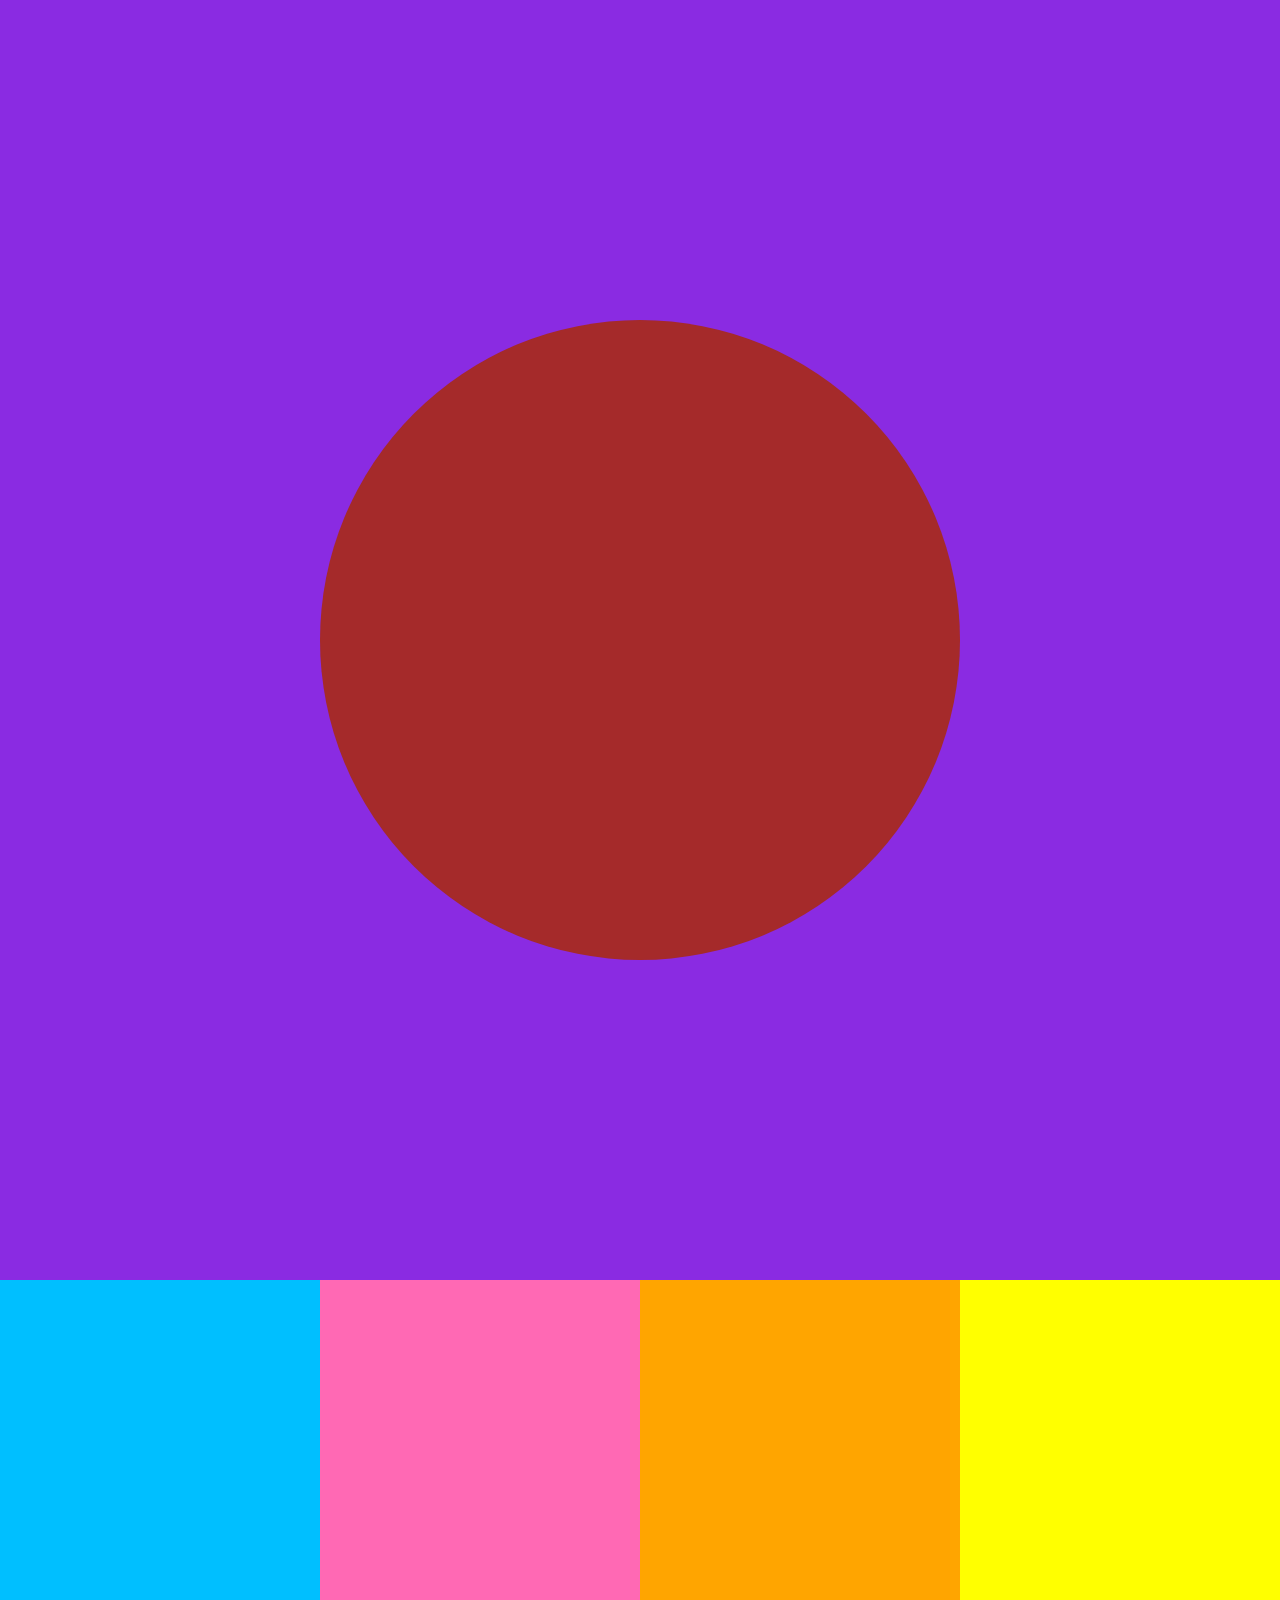
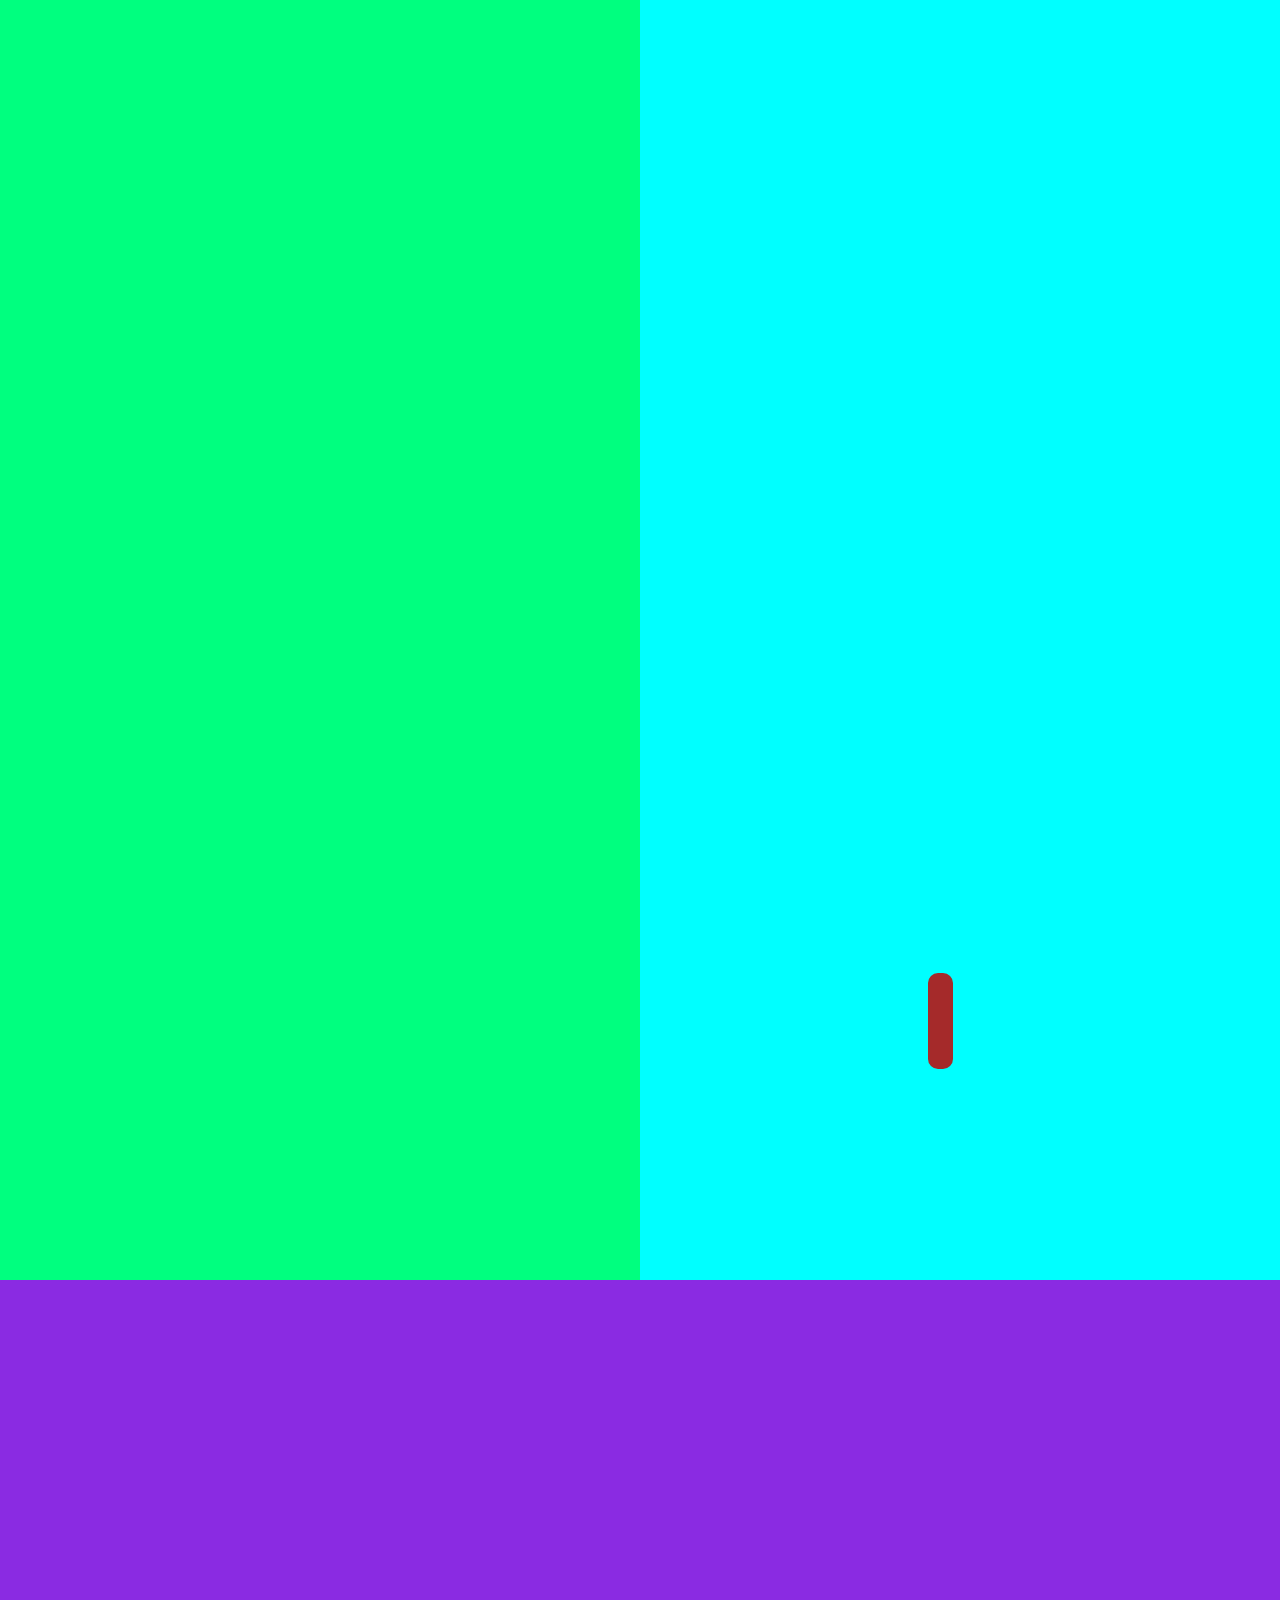
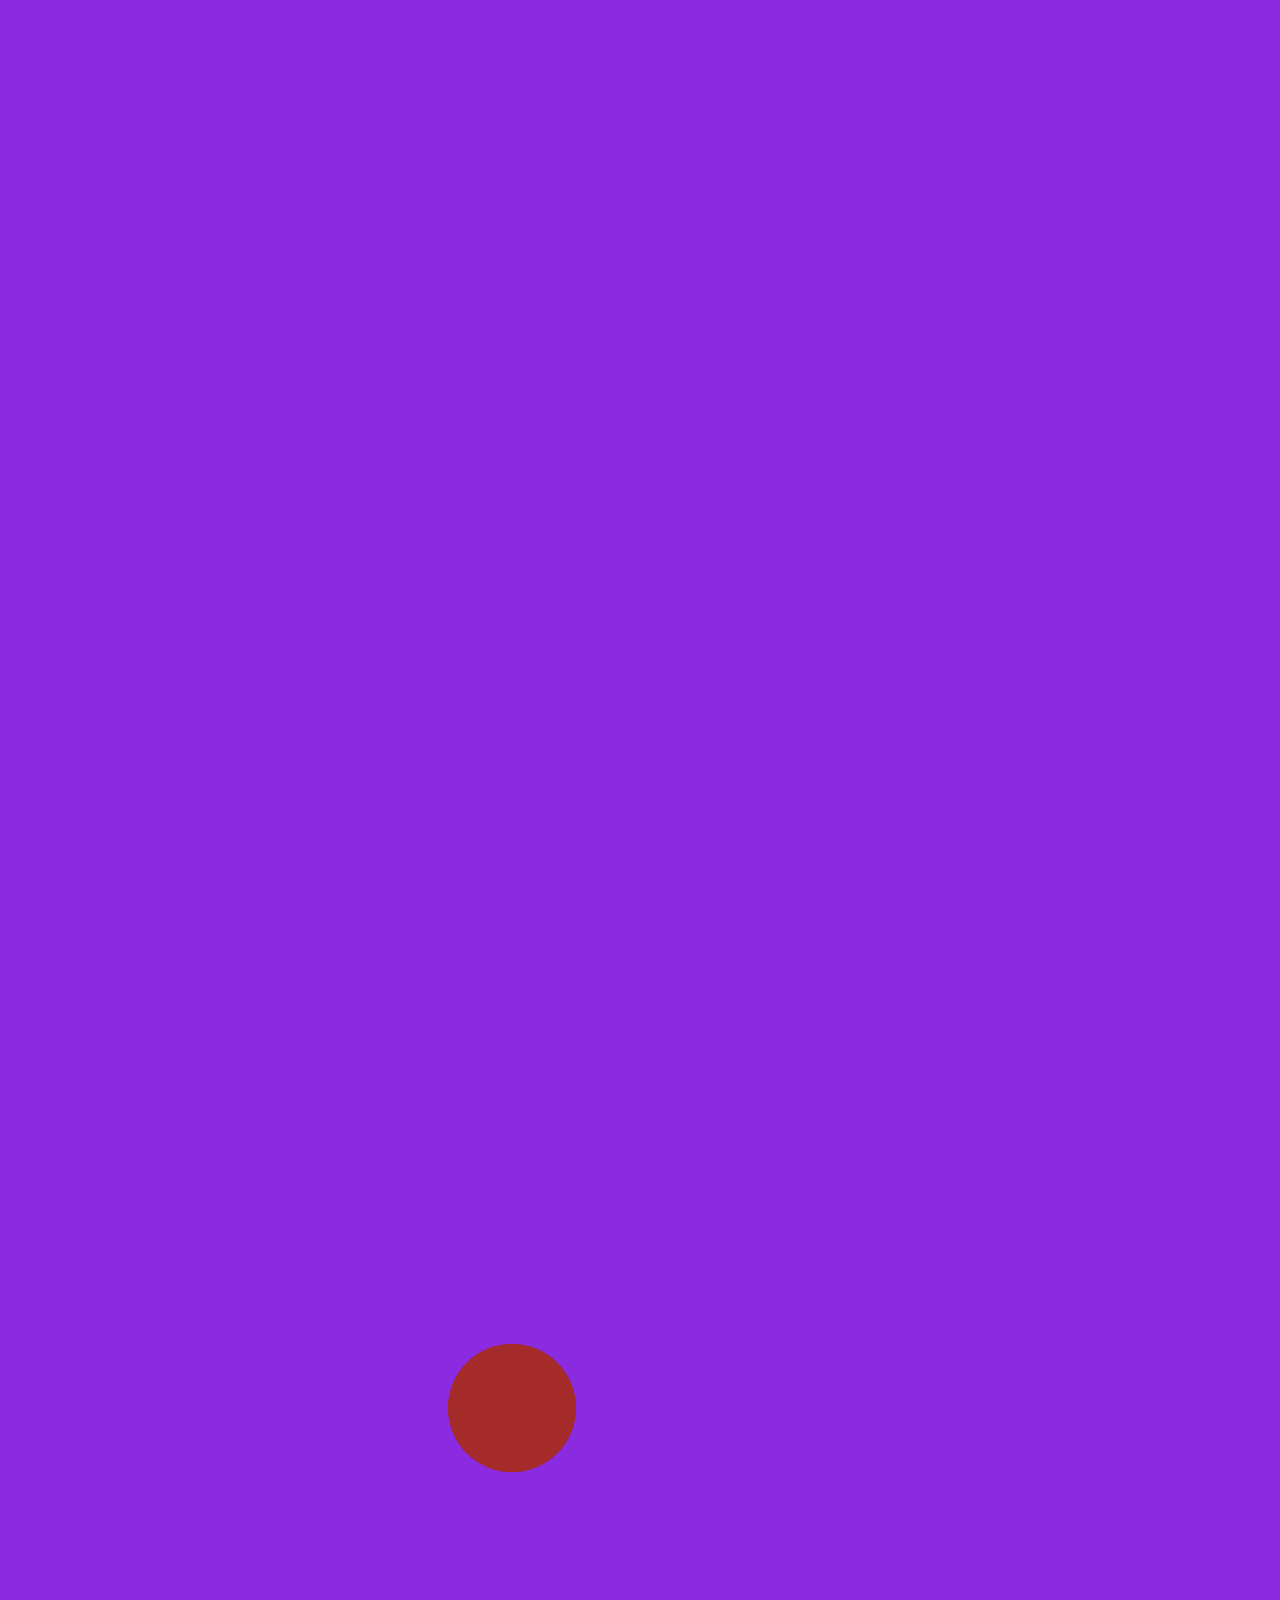
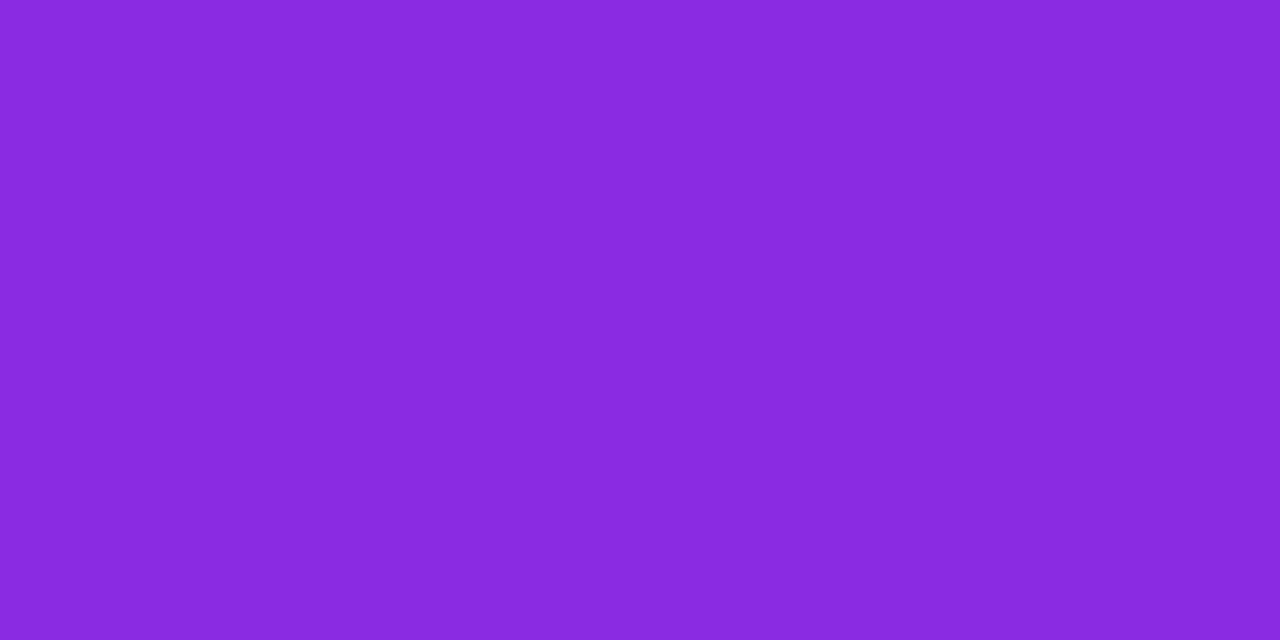
<file: index.html>
<!doctype html>
<html>

  <head>
    <meta charset="utf-8" />
    <meta name="viewport" content="width=device-width, initial-scale=1">

    <title>Never Ever - Röyksopp (featuring Susanne Sundfør)</title>

    <!-- leave this CSS file alone -->
    <link href="percentages.css" rel="stylesheet" type="text/css" />
    <link href="gd2.css" rel="stylesheet" type="text/css" />
    <link href="shapes.css" rel="stylesheet" type="text/css" />

    <style>
      /** put your custom CSS here, or in the "editme.css" file **/
      .cover {
        background-position: center center;
        background-repeat: no-repeat;
        background-size: cover;
      }
      .image1 {
        background-image: url('https://source.unsplash.com/random/1200x1200');
      }
      .image2 {
        background-image: url('https://source.unsplash.com/random/600x600');
      }
      .image3 {
        background-image: url('https://source.unsplash.com/random/700x700');
      }
      .image4 {
        background-image: url('https://source.unsplash.com/random/800x800');
      }
    </style>

  </head>

  <body>
    <!-- this outer most <div> determines the width for everything -->
    <div class="wrapper">
      <!-- all these inner divs use the percentages.css file for their height and width /nesting -->
        <div class="full block">
        <div class="circle seven"></div>
        <div class="circle eight"></div>
        <div class="circle nine"></div>
        <div class="circle ten"></div>
        <div class="circle eleven"></div>
        </div>
        <div class="quarter block four">
        <div class="circle six"></div>
        </div>
        <div class="quarter block three">
        <div class="circle five"></div>
        </div>
        <div class="quarter block two">
        <div class="circle four"></div>
        </div>
        <div class="quarter block">
            <div class="circle three"></div>
        </div>
    <div class="half block">
       <div class="circle"></div>
        <div class="circle two"></div>
    </div>
        <div class="half block two">
            <div class="circle twelve"></div>
            <div class="circle thirteen"></div>
            <div class="circle fourteen"></div>
            <div class="circle fifteen"></div>
        </div>
    <div class="two-third block two">
    <div class="circle sixteen"></div>
        <div class="circle eighteen"></div>
        <div class="circle nineteen"></div>
        <div class="circle twenty"></div>
        <div class="circle twenty one"></div>
        <div class="circle twenty two"></div>
        <div class="circle twenty three"></div>
        <div class="circle twenty four"></div>
    </div>
        <div class="two-third block three">
    <div class="circle seventeen"></div>
    <div class="circle twenty five"></div>
    <div class="circle twenty six"></div>
    <div class="circle twenty seven"></div>
    <div class="circle twenty eight"></div>
    <div class="circle twenty nine"></div>
    <div class="circle thirty"></div>
    <div class="circle thirty one"></div> 
    </div>
        <div class="full block two">
        <div class="circle thirty two"></div>
            <div class="circle thirty three"></div>
        <div class="circle thirty four"></div>
        </div>
        <div class="full block three">
        <div class="circle thirty five"></div>
        <div class="circle thirty six"></div>
        <div class="circle thirty seven"></div>
        <div class="circle thirty eight"></div>
        <div class="circle thirty nine"></div>
            <div class="circle thirty five"></div>
        <div class="circle thirty six"></div>
        <div class="circle thirty seven"></div>
        <div class="circle thirty eight"></div>
        <div class="circle thirty nine"></div>
        </div>
        
    </div>

  </body>

</html>
</file>
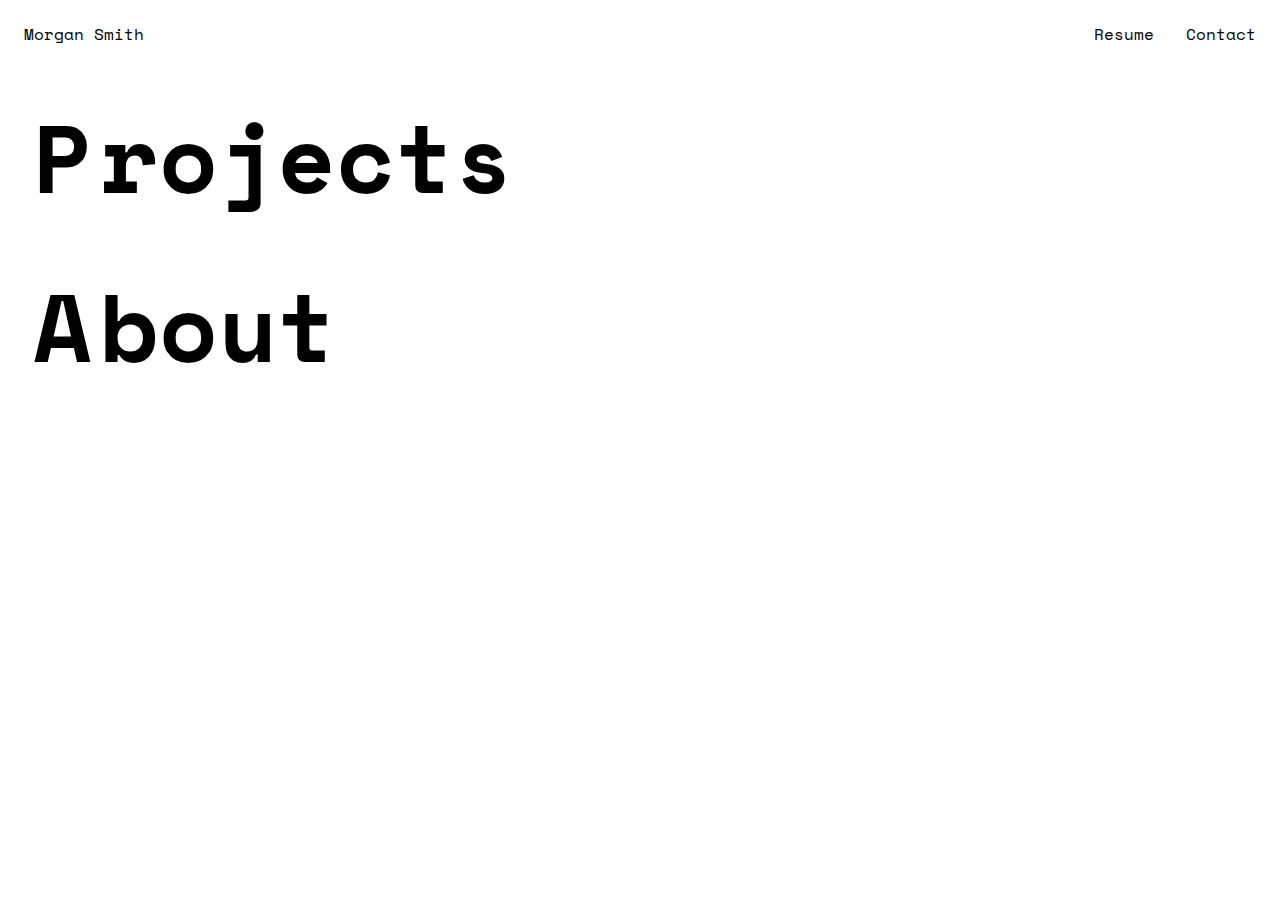
<file: final/folio.html>
<!DOCTYPE html>
<html>
<head>
    <link href="https://fonts.googleapis.com/css?family=Space+Mono" rel="stylesheet">
    <link href="https://fonts.googleapis.com/css?family=Space+Mono|Work+Sans" rel="stylesheet">
    <link href="https://fonts.googleapis.com/css?family=Roboto:300" rel="stylesheet">
    <link href="folio.css" type="text/css" rel="stylesheet" />
     <link href="responsive.css" type="text/css" rel="stylesheet" />
    <title>Morgan Smith</title>
<style>

/** header <img src="itme.png" height="200" width="200"> **/
ul {
    list-style-type: none;
    margin: 0;
    padding: 0%;
    overflow: hidden;
    background-color: white;
}

li {
    float: left;
}

li a {
    display: block;
    color: black;
    text-align: center;
    padding: 14px 16px;
    text-decoration: none;
    font-family: 'Space Mono', monospace;
}

li a:hover {
    background-color: white;
    color: blue;
}

</style>
</head>
<body>

<ul>    
<li>
    <a class="active" href="#home">Morgan Smith</a>
</li>

<li style="float:right">
    <a class="active" href="mailto:msmith08@mica.edu">Contact</a>
</li>
    
<li style="float:right">
    <a class="active" href="MorganSmith_Resume.pdf">Resume</a>
</li>    
</ul>
<h1>
<a href="#">Projects</a>
<span>
<div class="square">
<div class="color">
<a href="lg.html">
<img src="lg3.png" style="
    width:100%;
    height: 100%;
    mix-blend-mode: multiply;"></a>
<p>Lyrical Grid</p>
</div>
</div>
<div class="square">
<div class="color">
    <a href="hair.html">
    <img src="tyho-01.jpg" style="
    width:100%;
    height: 100%;
    mix-blend-mode: multiply;
        "></a></div>
<p>Turn Your Hair On</p>
</div>
<div class="square">
<div class="color">
<a href="typo.html">
<img src="24kl.jpg" style="
    width:100%;
    height: 100%;
    mix-blend-mode: multiply;
    "></a></div>
<p>24K Magic</p>
</div>
<div class="square">
<div class="color">
<a href="24k.html"><img src="schedule.jpg" style="
    width:100%;
    height: 100%;
    mix-blend-mode: multiply;
    "></a></div>
<p>Typographic Conference</p>
</div>
</span>
</h1>
    
<h1>
<a href="#">About</a>
<span id="about">
<div class="me">
</div>
<div class="text">
<p2>Hello!</p2>
</div>
<div class="text-two">
<p>I'm Morgan, a graphic designer from Chicago, Illinois. I currently reside in Baltimore, Maryland to further her design career at the Maryland Institute College of Art
(MICA). My portfolio contains current works from my years here at MICA and more. Thanks for visiting!</p>
</div>
</span>
</h1>
</file>
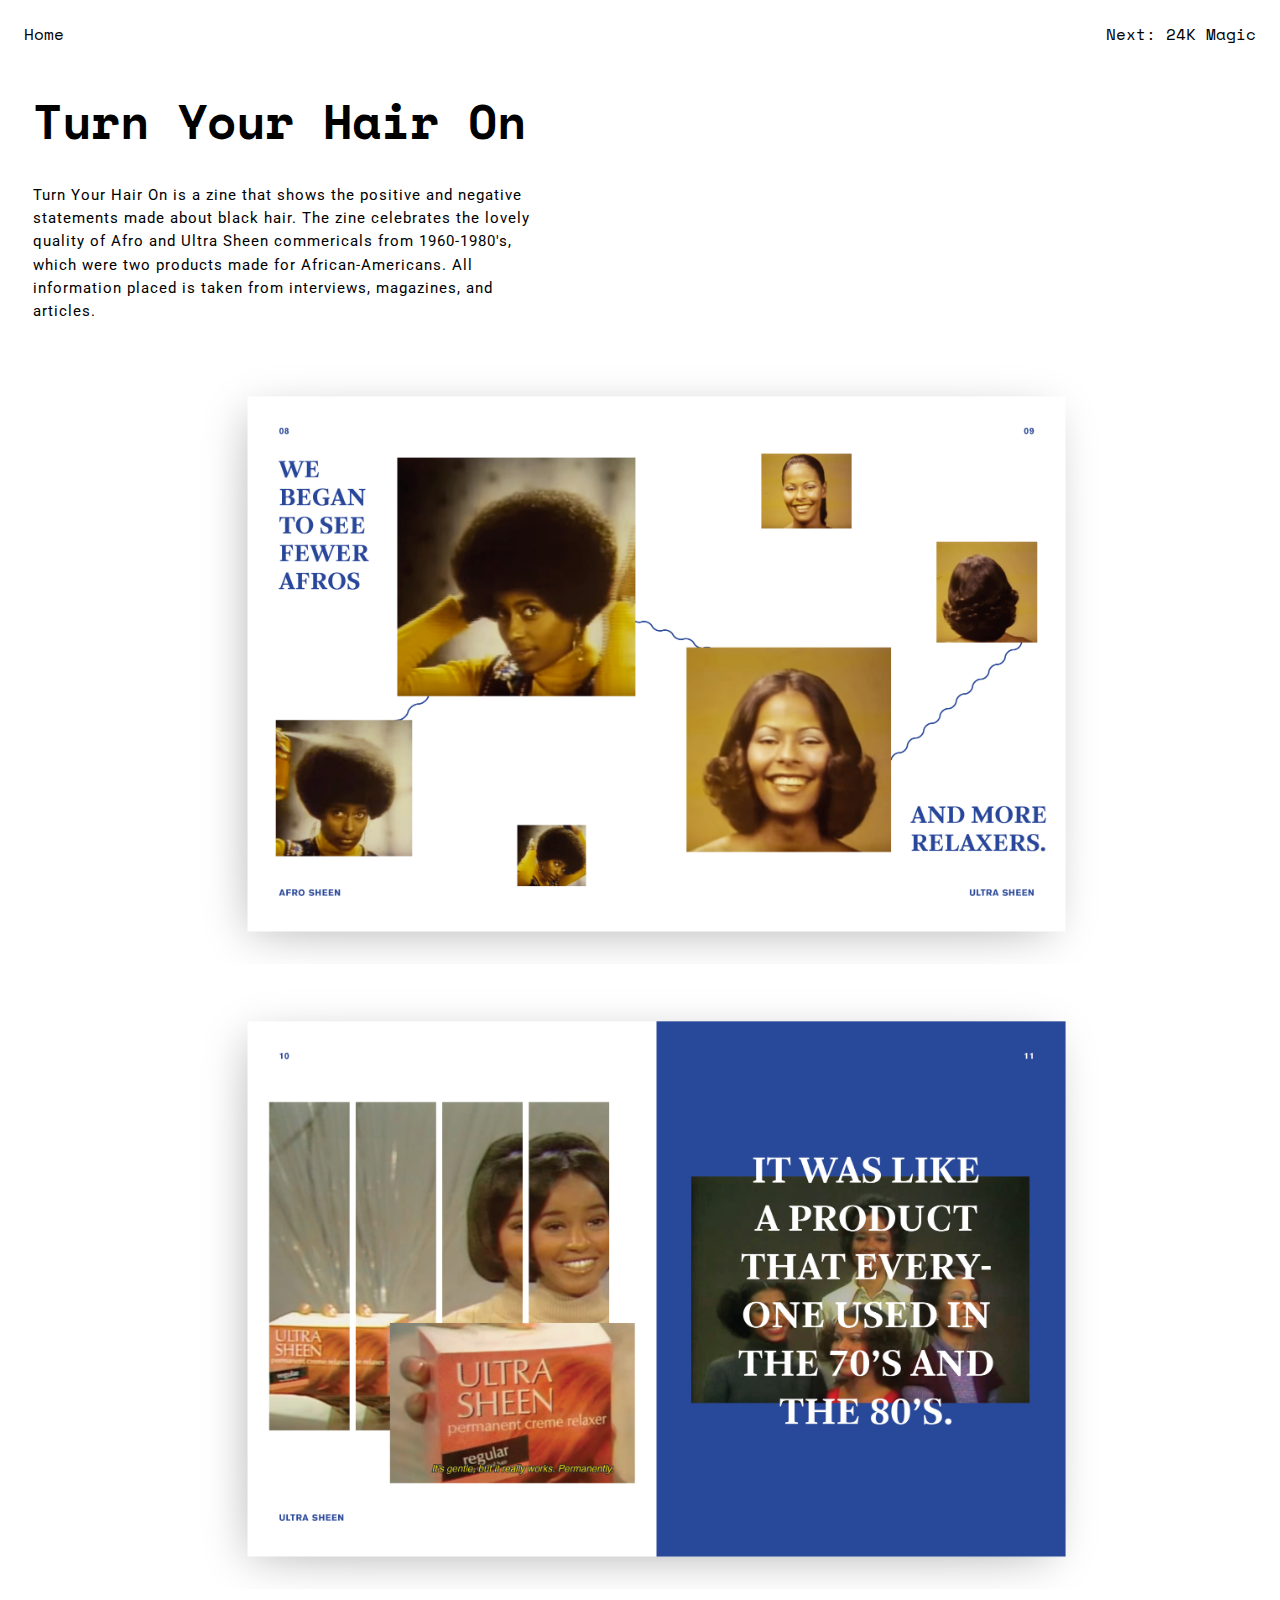
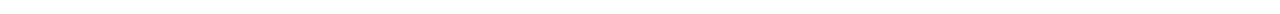
<file: final/hair.html>
<!DOCTYPE html>
<html>
<head>
    <link href="https://fonts.googleapis.com/css?family=Space+Mono" rel="stylesheet">
    <link href="https://fonts.googleapis.com/css?family=Space+Mono|Work+Sans" rel="stylesheet">
    <link href="https://fonts.googleapis.com/css?family=Roboto:300" rel="stylesheet">
    <link href="lg.css" type="text/css" rel="stylesheet" />
    <link href="responsive.css" type="text/css" rel="stylesheet" />
    <title>Turn Your Hair On - Morgan Smith</title>
<style>

/** header **/
ul {
    list-style-type: none;
    margin: 0;
    padding: 0%;
    overflow: hidden;
    background-color: white;
    position:absolute;
}

li {
    float: left;
}

li a {
    display: block;
    color: black;
    text-align: center;
    padding: 14px 16px;
    text-decoration: none;
    font-family: 'Space Mono', monospace;
}

li a:hover {
    background-color: white;
    color: blue;
}

ul.second-ul {
    list-style-type: none;
    margin: 0;
    padding: 0%;
    overflow: hidden;
    background-color: white;
    position:relative;
}

</style>
</head>
<body>

<ul>    
<li>
    <a class="active" href="folio.html">Morgan Smith</a>
</li>

<li style="float:right">
    <a class="active" href="mailto:msmith08@mica.edu">Contact</a>
</li>
    
<li style="float:right">
    <a class="active" href="MorganSmith_Resume.pdf">Resume</a>
</li>    
</ul>
    
<ul class="second-ul">
   <li>
    <a class="active" href="folio.html">Home</a>
</li>
    
<li style="float:right">
    <a class="active" href="typo.html">Next: 24K Magic</a>
</li>     
</ul>

<h1>Turn Your Hair On</h1>
<div class="square">
<p>Turn Your Hair On is a zine that shows the positive and negative statements made about black hair. The zine celebrates the lovely quality of Afro and Ultra Sheen commericals from 1960-1980's, which were two products made for African-Americans. All information placed is taken from interviews, magazines, and articles.</p>
</div>
<div class="entire3"><img src="zine1.png"></div>
<div class="entire3"><img src="zine2.png"></div>
</file>
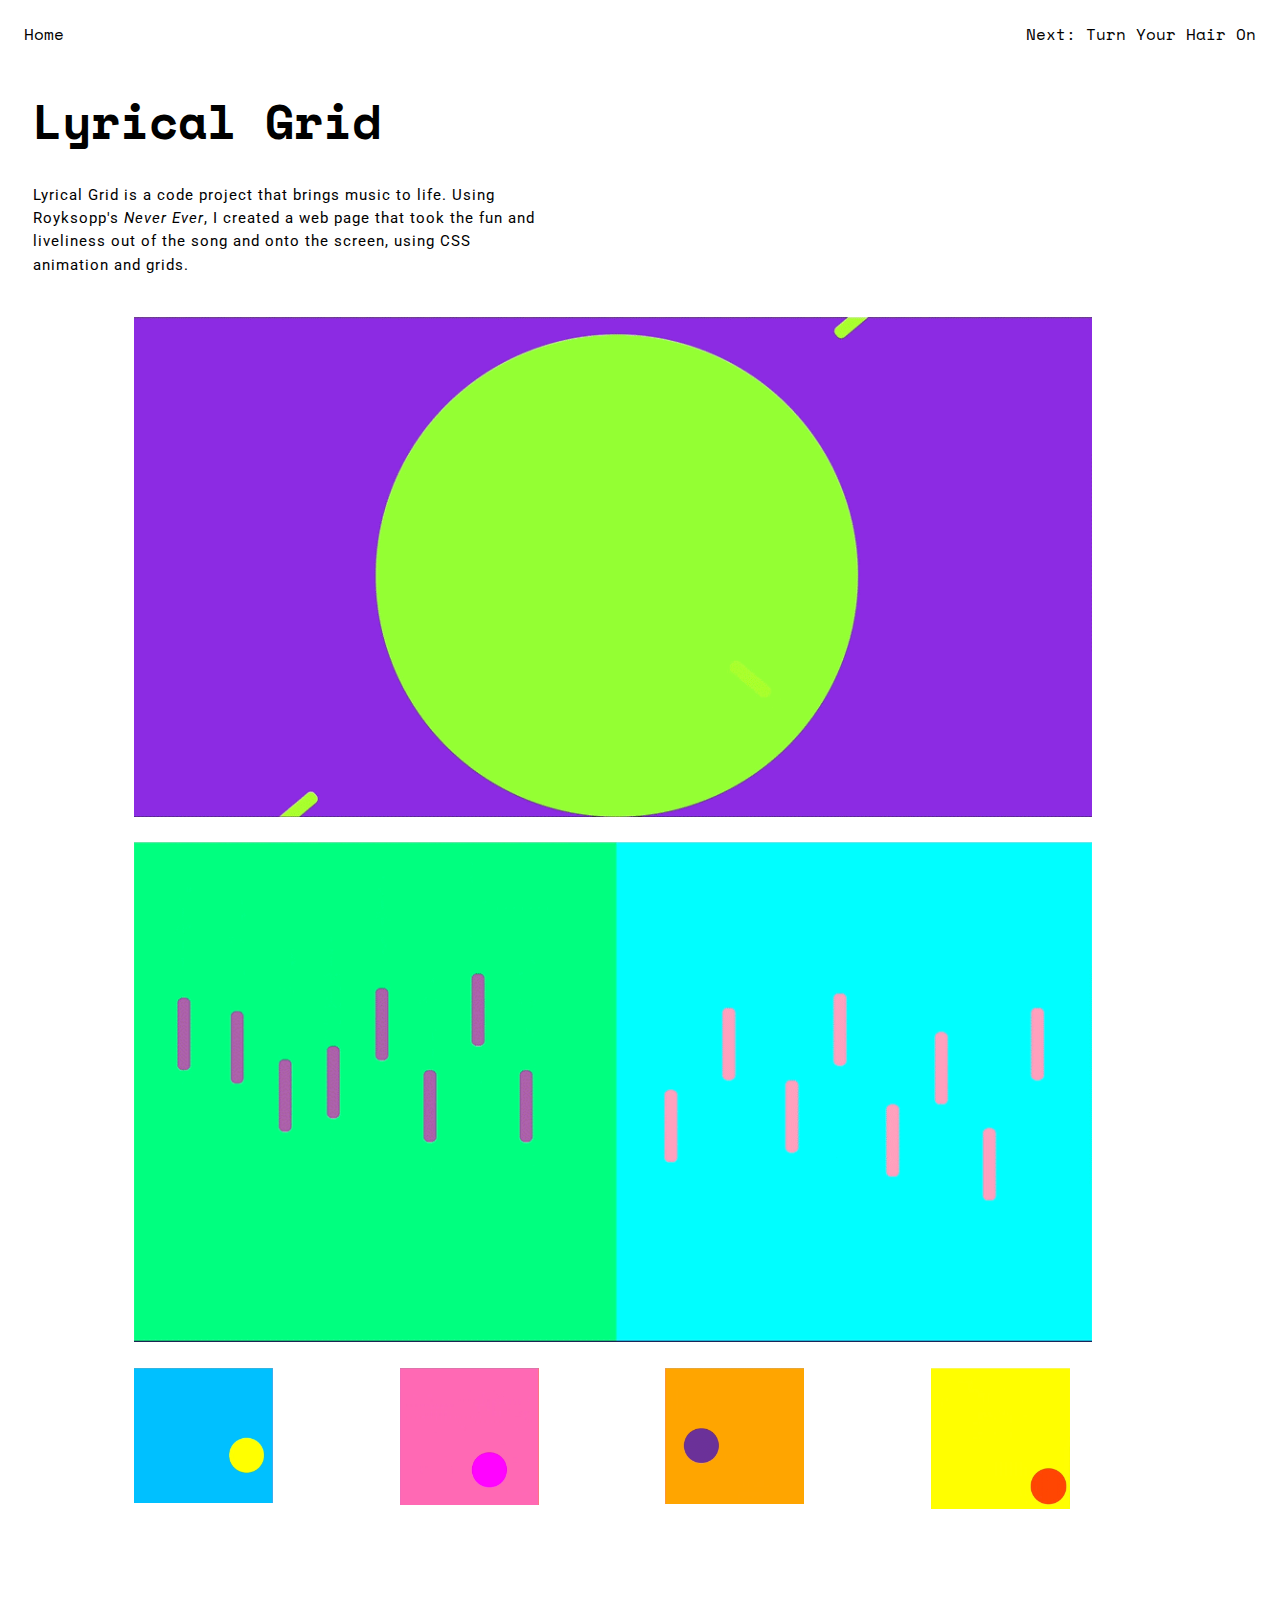
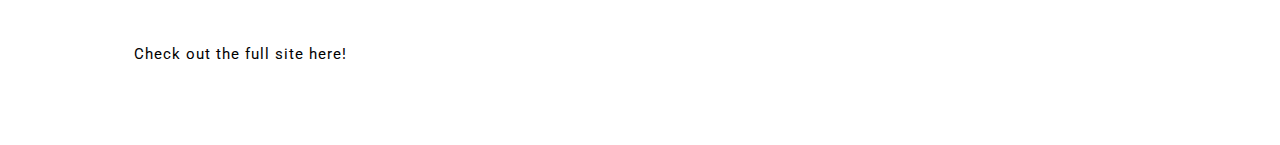
<file: final/lg.html>
<!DOCTYPE html>
<html>
<head>
    <link href="https://fonts.googleapis.com/css?family=Space+Mono" rel="stylesheet">
    <link href="https://fonts.googleapis.com/css?family=Space+Mono|Work+Sans" rel="stylesheet">
    <link href="https://fonts.googleapis.com/css?family=Roboto:300" rel="stylesheet">
    <link href="lg.css" type="text/css" rel="stylesheet" />
    <link href="responsive.css" type="text/css" rel="stylesheet" />
    <title>Lyrical Grid - Morgan Smith</title>
<style>

/** header **/
ul {
    list-style-type: none;
    margin: 0;
    padding: 0%;
    overflow: hidden;
    background-color: white;
    position:absolute;
}

li {
    float: left;
}

li a {
    display: block;
    color: black;
    text-align: center;
    padding: 14px 16px;
    text-decoration: none;
    font-family: 'Space Mono', monospace;
}

li a:hover {
    background-color: white;
    color: blue;
}

ul.second-ul {
    list-style-type: none;
    margin: 0;
    padding: 0%;
    overflow: hidden;
    background-color: white;
    position:relative;
}
    
</style>
</head>
<body>

<ul>    
<li>
    <a class="active" href="folio.html">Morgan Smith</a>
</li>

<li style="float:right">
    <a class="active" href="mailto:msmith08@mica.edu">Contact</a>
</li>
    
<li style="float:right">
    <a class="active" href="MorganSmith_Resume.pdf">Resume</a>
</li>    
</ul>

<ul class="second-ul">
   <li>
    <a class="active" href="folio.html">Home</a>
</li>
    
<li style="float:right">
    <a class="active" href="hair.html">Next: Turn Your Hair On</a>
</li>     
</ul>

<h1>Lyrical Grid</h1>
<div class="square">
<p>Lyrical Grid is a code project that brings music to life. Using Royksopp's <em>Never Ever</em>, I created a web page that took the fun and liveliness out of the song and onto the screen, using CSS animation and grids.</p>
</div>

<div class="entire">
<img src="lg.gif"></div>
<div class="entire"><img src="lg6.gif"></div>
<div class="cube"><img src="lg2.gif"></div>
<div class="cube"><img src="lg3.gif"></div>
<div class="cube"><img src="lg4.gif"></div>
<div class="cube"><img src="lg5.gif"></div>
<div class="text"><p><a href="https://msmith008.github.io/index.html">Check out the full site here!</a></p></div>
</file>
<file: percentages.css>
/** ******************************************** **/
/** ******************************************** **/
/** Design Students: Please Don't Edit this File **/
/** ******************************************** **/
/** ******************************************** **/

* {
  -webkit-box-sizing: border-box;
  -moz-box-sizing: border-box;
  box-sizing: border-box;
  margin: 0;
  padding: 0;
}

.wrapper {
  width: 100%;
  margin-left: auto;
  margin-right: auto;
}

/** setup! **/
.block {
  background: rgba(80,90,100,.15);
  float: left;
  position: relative;
  width: 100%;
}

.block::after {
  padding-top: 100%;
  display: block;
  content: '';
}

.block img {
  width: 100%;
  height: auto;
}

.three-quarter.block {
  width: 50%;
}

.two-third.block {
  width: calc(100% / 3 * 2);
}

.half.block {
  width: 50%;
}

.third.block {
  width: calc(100% / 3);
}

.quarter.block {
  width: 25%;
}
h1, h2, h3, h4, h5, h6, p {
  position: absolute;
  left: 50%;
  top: 50%;
  -webkit-transform: translate(-50%, -50%);
  -moz-transform: translate(-50%, -50%);
  transform: translate(-50%, -50%);
  text-align: center;
}
</file>
<file: gd2.css>
.half.block{
    width:50%;
    height:50%;
    background-color: springgreen;
    position: relative;
}
.quarter.block{
    width:25%;
    height:25%;
    background-color: yellow; 
    position: relative;
}
.quarter.block.two{
    width:25%;
    height:25%;
    background-color: orange;
    position: relative;
}
.quarter.block.three{
    width:25%;
    height:25%;
    background-color: hotpink;
    position: relative;
}
.quarter.block.four{
    width:25%;
    height:25%;
    background-color: deepskyblue;
    position: relative;
}
.full.block{
    width:100%;
    height:100%;
    background-color:blueviolet;
    position: relative;
    opacity: 0.;
}
.full.block.two{
    width:100%;
    height:100%;
    background-color: blueviolet;
    position: relative;
}
.half.block.two{
    width:50%;
    height:50%;
    background-color:aqua;
    position: relative;
}
.half.block.three{
    width:20%;
    height:30%;
    background-color:coral;
    position: relative;
}
.two-third.block.two{
    width:50%;
    height:50%;
    background-color:springgreen;
    position: relative;
}
.two-third.block.three{
    width:50%;
    height:50%;
    background-color:aqua;
    position: relative;
}
.full.block.three{
    width:100%;
    height:100%;
    background-color:blueviolet;
}
</file>
<file: shapes.css>
.circle{
    width:30%;
    height:30%;
    border-radius:100%;
    margin:5%;
    position:absolute;
    -webkit-animation-name: example;
    -webkit-animation-duration: 0.3s;
    -webkit-animation-iteration-count: infinite;
    -moz-animation-name: example;
    -moz-animation-duration: 0.3s;
    -moz-animation-iteration-count: infinite;
    -ms-animation-name: example;
    -ms-animation-duration: 0.3s;
    -ms-animation-iteration-count: infinite;
    animation-name: example;
    animation-duration: 0.2s;
    animation-iteration-count: infinite;
    animation-direction: alternate;
}
.circle.two{
    width:20%;
    height:20%;
    border-radius:100%;
    margin:5%;
    margin-left:45%;
    position:absolute;
    -webkit-animation-name: example2;
    -webkit-animation-duration: 0.2s;
    -webkit-animation-iteration-count: infinite;
    -moz-animation-name: example2;
    -moz-animation-duration: 0.2s;
    -moz-animation-iteration-count: infinite;
    -ms-animation-name: example2;
    -ms-animation-duration: 0.2s;
    -ms-animation-iteration-count: infinite;
    animation-name: example2;
    animation-duration: 0.2s;
    animation-iteration-count: infinite;
    animation-direction: alternate;
}
.circle.three{
    width:25%;
    height:25%;
    border-radius:100%;
    margin:5%;
    margin-left:45%;
    position:absolute;
    -webkit-animation-name: example3;
    -webkit-animation-duration: 0.2s;
    -webkit-animation-iteration-count: infinite;
    -moz-animation-name: example3;
    -moz-animation-duration: 0.2s;
    -moz-animation-iteration-count: infinite;
    -ms-animation-name: example3;
    -ms-animation-duration: 0.2s;
    -ms-animation-iteration-count: infinite;
    animation-name: example3;
    animation-duration: 0.4s;
    animation-iteration-count: infinite;
    animation-direction: alternate;
}
.circle.four{
    width:25%;
    height:25%;
    border-radius:100%;
    margin:5%;
    margin-left:5%;
    position:absolute;
    -webkit-animation-name: example3;
    -webkit-animation-duration: 0.2s;
    -webkit-animation-iteration-count: infinite;
    -moz-animation-name: example3;
    -moz-animation-duration: 0.2s;
    -moz-animation-iteration-count: infinite;
    -ms-animation-name: example3;
    -ms-animation-duration: 0.2s;
    -ms-animation-iteration-count: infinite;
    animation-name: example4;
    animation-duration: 0.4s;
    animation-iteration-count: infinite;
    animation-direction: alternate;
}
.circle.five{
    width:25%;
    height:25%;
    border-radius:100%;
    margin:5%;
    margin-left:45%;
    position:absolute;
    -webkit-animation-name: example3;
    -webkit-animation-duration: 0.2s;
    -webkit-animation-iteration-count: infinite;
    -moz-animation-name: example3;
    -moz-animation-duration: 0.2s;
    -moz-animation-iteration-count: infinite;
    -ms-animation-name: example3;
    -ms-animation-duration: 0.2s;
    -ms-animation-iteration-count: infinite;
    animation-name: example5;
    animation-duration: 0.4s;
    animation-iteration-count: infinite;
    animation-direction: alternate;
}
.circle.six{
    width:25%;
    height:25%;
    border-radius:100%;
    margin:5%;
    margin-left:60%;
    position:absolute;
    -webkit-animation-name: example3;
    -webkit-animation-duration: 0.2s;
    -webkit-animation-iteration-count: infinite;
    -moz-animation-name: example3;
    -moz-animation-duration: 0.2s;
    -moz-animation-iteration-count: infinite;
    -ms-animation-name: example3;
    -ms-animation-duration: 0.2s;
    -ms-animation-iteration-count: infinite;
    animation-name: example6;
    animation-duration: 0.4s;
    animation-iteration-count: infinite;
    animation-direction: alternate;
}
.circle.seven{
    width:50%;
    height:50%;
    margin-left:25%;
    margin:25%;
    border-radius:100%;
    background-color: brown;
    animation-name:example9;
}
.circle.eight{
    width:25px;
    height:95px;
    border-radius:10px;
    margin:5%;
    margin-left:8%;
    position:absolute;
    -webkit-animation-name: example3;
    -webkit-animation-duration: 0.2s;
    -webkit-animation-iteration-count: infinite;
    -moz-animation-name: example3;
    -moz-animation-duration: 0.2s;
    -moz-animation-iteration-count: infinite;
    -ms-animation-name: example3;
    -ms-animation-duration: 0.2s;
    -ms-animation-iteration-count: infinite;
    animation-name: example7;
    animation-duration: 0.7s;
    animation-iteration-count: infinite;
    animation-direction: alternate;
    transform: rotate(-50deg);
}
.circle.nine{
    width:25px;
    height:95px;
    border-radius:10px;
    margin:5%;
    margin-left:90%;
    position:absolute;
    -webkit-animation-name: example3;
    -webkit-animation-duration: 0.2s;
    -webkit-animation-iteration-count: infinite;
    -moz-animation-name: example3;
    -moz-animation-duration: 0.2s;
    -moz-animation-iteration-count: infinite;
    -ms-animation-name: example3;
    -ms-animation-duration: 0.2s;
    -ms-animation-iteration-count: infinite;
    animation-name: example8;
    animation-duration: 0.7s;
    animation-iteration-count: infinite;
    animation-direction: alternate;
    transform: rotate(50deg);
}
.circle.ten{
    width:25px;
    height:95px;
    border-radius:10px;
    margin:80%;
    margin-left:8%;
    position:absolute;
    -webkit-animation-name: example3;
    -webkit-animation-duration: 0.2s;
    -webkit-animation-iteration-count: infinite;
    -moz-animation-name: example3;
    -moz-animation-duration: 0.2s;
    -moz-animation-iteration-count: infinite;
    -ms-animation-name: example3;
    -ms-animation-duration: 0.2s;
    -ms-animation-iteration-count: infinite;
    animation-name: example10;
    animation-duration: 0.7s;
    animation-iteration-count: infinite;
    animation-direction: alternate;
    transform: rotate(50deg);
}
.circle.eleven{
    width:25px;
    height:95px;
    border-radius:10px;
    margin:50%;
    margin-left:55%;
    position:absolute;
    -webkit-animation-name: example3;
    -webkit-animation-duration: 0.2s;
    -webkit-animation-iteration-count: infinite;
    -moz-animation-name: example3;
    -moz-animation-duration: 0.2s;
    -moz-animation-iteration-count: infinite;
    -ms-animation-name: example3;
    -ms-animation-duration: 0.2s;
    -ms-animation-iteration-count: infinite;
    animation-name: example11;
    animation-duration: 0.7s;
    animation-iteration-count: infinite;
    animation-direction: alternate;
    transform: rotate(-50deg);
}
.circle.twelve{
    width:25%;
    height:25%;
    border-radius:100%;
    margin:10%;
    margin-left:3%;
    position:absolute;
    -webkit-animation-name: example3;
    -webkit-animation-duration: 0.2s;
    -webkit-animation-iteration-count: infinite;
    -moz-animation-name: example3;
    -moz-animation-duration: 0.2s;
    -moz-animation-iteration-count: infinite;
    -ms-animation-name: example3;
    -ms-animation-duration: 0.2s;
    -ms-animation-iteration-count: infinite;
    animation-name: example12;
    animation-duration: 0.2s;
    animation-iteration-count: infinite;
    animation-direction: alternate;
}
.circle.thirteen{
    width:25%;
    height:25%;
    border-radius:100%;
    margin:10%;
    margin-left:3%;
    position:absolute;
    -webkit-animation-name: example3;
    -webkit-animation-duration: 0.2s;
    -webkit-animation-iteration-count: infinite;
    -moz-animation-name: example3;
    -moz-animation-duration: 0.2s;
    -moz-animation-iteration-count: infinite;
    -ms-animation-name: example3;
    -ms-animation-duration: 0.2s;
    -ms-animation-iteration-count: infinite;
    animation-name: example13;
    animation-duration: 0.2s;
    animation-iteration-count: infinite;
    animation-direction: alternate;
}
.circle.fourteen{
    width:25%;
    height:25%;
    border-radius:100%;
    margin:50%;
    margin-left:3%;
    position:absolute;
    -webkit-animation-name: example3;
    -webkit-animation-duration: 0.2s;
    -webkit-animation-iteration-count: infinite;
    -moz-animation-name: example3;
    -moz-animation-duration: 0.2s;
    -moz-animation-iteration-count: infinite;
    -ms-animation-name: example3;
    -ms-animation-duration: 0.2s;
    -ms-animation-iteration-count: infinite;
    animation-name: example14;
    animation-duration: 0.2s;
    animation-iteration-count: infinite;
    animation-direction: alternate-reverse;
}
.circle.fifteen{
    width:25%;
    height:25%;
    border-radius:100%;
    margin:50%;
    margin-left:3%;
    position:absolute;
    -webkit-animation-name: example3;
    -webkit-animation-duration: 0.2s;
    -webkit-animation-iteration-count: infinite;
    -moz-animation-name: example3;
    -moz-animation-duration: 0.2s;
    -moz-animation-iteration-count: infinite;
    -ms-animation-name: example3;
    -ms-animation-duration: 0.2s;
    -ms-animation-iteration-count: infinite;
    animation-name: example14;
    animation-duration: 0.2s;
    animation-iteration-count: infinite;
    animation-direction: alternate-reverse;
}
.circle.sixteen{
    width:25px;
    height:15%;
    border-radius:10px;
    margin:40%;
    margin-left:20%;
    position:absolute;
    -webkit-animation-name: example3;
    -webkit-animation-duration: 0.2s;
    -webkit-animation-iteration-count: infinite;
    -moz-animation-name: example3;
    -moz-animation-duration: 0.2s;
    -moz-animation-iteration-count: infinite;
    -ms-animation-name: example3;
    -ms-animation-duration: 0.2s;
    -ms-animation-iteration-count: infinite;
    animation-name: example16;
    animation-duration: 0.2s;
    animation-iteration-count: infinite;
    animation-direction: alternate-reverse;
    
}
.circle.eighteen{
    width:25px;
    height:15%;
    border-radius:10px;
    margin:%;
    margin-left:9%;
    position:absolute;
    -webkit-animation-name: example3;
    -webkit-animation-duration: 0.2s;
    -webkit-animation-iteration-count: infinite;
    -moz-animation-name: example3;
    -moz-animation-duration: 0.2s;
    -moz-animation-iteration-count: infinite;
    -ms-animation-name: example3;
    -ms-animation-duration: 0.2s;
    -ms-animation-iteration-count: infinite;
    animation-name: example18;
    animation-duration: 0.2s;
    animation-iteration-count: infinite;
    animation-direction: alternate-reverse;

}
.circle.nineteen{
    width:25px;
    height:15%;
    border-radius:10px;
    margin:50%;
    margin-left:30%;
    position:absolute;
    -webkit-animation-name: example3;
    -webkit-animation-duration: 0.2s;
    -webkit-animation-iteration-count: infinite;
    -moz-animation-name: example3;
    -moz-animation-duration: 0.2s;
    -moz-animation-iteration-count: infinite;
    -ms-animation-name: example3;
    -ms-animation-duration: 0.2s;
    -ms-animation-iteration-count: infinite;
    animation-name: example19;
    animation-duration: 0.2s;
    animation-iteration-count: infinite;
    animation-direction: alternate-reverse;

}
.circle.twenty{
    width:25px;
    height:15%;
    border-radius:10px;
    margin:15%;
    margin-left:40%;
    position:absolute;
    -webkit-animation-name: example3;
    -webkit-animation-duration: 0.2s;
    -webkit-animation-iteration-count: infinite;
    -moz-animation-name: example3;
    -moz-animation-duration: 0.2s;
    -moz-animation-iteration-count: infinite;
    -ms-animation-name: example3;
    -ms-animation-duration: 0.2s;
    -ms-animation-iteration-count: infinite;
    animation-name: example20;
    animation-duration: 0.2s;
    animation-iteration-count: infinite;
    animation-direction: alternate-reverse;

}
.circle.twenty.one{
    width:25px;
    height:15%;
    border-radius:10px;
    margin:3%;
    margin-left:50%;
    position:absolute;
    -webkit-animation-name: example3;
    -webkit-animation-duration: 0.2s;
    -webkit-animation-iteration-count: infinite;
    -moz-animation-name: example3;
    -moz-animation-duration: 0.2s;
    -moz-animation-iteration-count: infinite;
    -ms-animation-name: example3;
    -ms-animation-duration: 0.2s;
    -ms-animation-iteration-count: infinite;
    animation-name: example21;
    animation-duration: 0.2s;
    animation-iteration-count: infinite;
    animation-direction: alternate-reverse;

}
.circle.twenty.two{
    width:25px;
    height:15%;
    border-radius:10px;
    margin:20%;
    margin-left:60%;
    position:absolute;
    -webkit-animation-name: example3;
    -webkit-animation-duration: 0.2s;
    -webkit-animation-iteration-count: infinite;
    -moz-animation-name: example3;
    -moz-animation-duration: 0.2s;
    -moz-animation-iteration-count: infinite;
    -ms-animation-name: example3;
    -ms-animation-duration: 0.2s;
    -ms-animation-iteration-count: infinite;
    animation-name: example22;
    animation-duration: 0.2s;
    animation-iteration-count: infinite;
    animation-direction: alternate-reverse;

}
.circle.twenty.three{
    width:25px;
    height:15%;
    border-radius:10px;
    margin:0%;
    margin-left:70%;
    position:absolute;
    -webkit-animation-name: example3;
    -webkit-animation-duration: 0.2s;
    -webkit-animation-iteration-count: infinite;
    -moz-animation-name: example3;
    -moz-animation-duration: 0.2s;
    -moz-animation-iteration-count: infinite;
    -ms-animation-name: example3;
    -ms-animation-duration: 0.2s;
    -ms-animation-iteration-count: infinite;
    animation-name: example23;
    animation-duration: 0.2s;
    animation-iteration-count: infinite;
    animation-direction: alternate-reverse;
}
.circle.twenty.four{
    width:25px;
    height:15%;
    border-radius:10px;
    margin:20%;
    margin-left:80%;
    position:absolute;
    -webkit-animation-name: example3;
    -webkit-animation-duration: 0.2s;
    -webkit-animation-iteration-count: infinite;
    -moz-animation-name: example3;
    -moz-animation-duration: 0.2s;
    -moz-animation-iteration-count: infinite;
    -ms-animation-name: example3;
    -ms-animation-duration: 0.2s;
    -ms-animation-iteration-count: infinite;
    animation-name: example24;
    animation-duration: 0.2s;
    animation-iteration-count: infinite;
    animation-direction: alternate-reverse;
}
.circle.thirty.two{
    width:25%;
    height:25%;
    border-radius:100%;
    margin:10%;
    margin-left:3%;
    position:absolute;
    -webkit-animation-name: example3;
    -webkit-animation-duration: 0.2s;
    -webkit-animation-iteration-count: infinite;
    -moz-animation-name: example3;
    -moz-animation-duration: 0.2s;
    -moz-animation-iteration-count: infinite;
    -ms-animation-name: example3;
    -ms-animation-duration: 0.2s;
    -ms-animation-iteration-count: infinite;
    animation-name: example26;
    animation-duration: 1s;
    animation-iteration-count: infinite;
    animation-direction: alternate-reverse;
}
.circle.thirty.three{
    width:20%;
    height:20%;
    border-radius:100%;
    margin:50%;
    margin-left:2%;
    position:absolute;
    -webkit-animation-name: example3;
    -webkit-animation-duration: 0.2s;
    -webkit-animation-iteration-count: infinite;
    -moz-animation-name: example3;
    -moz-animation-duration: 0.2s;
    -moz-animation-iteration-count: infinite;
    -ms-animation-name: example3;
    -ms-animation-duration: 0.2s;
    -ms-animation-iteration-count: infinite;
    animation-name: example26;
    animation-duration: 0.9s;
    animation-iteration-count: infinite;
    animation-direction: alternate-reverse;
}
.circle.thirty.four{
    width:10%;
    height:10%;
    border-radius:100%;
    margin:30%;
    margin-left:20%;
    position:absolute;
    -webkit-animation-name: example3;
    -webkit-animation-duration: 0.2s;
    -webkit-animation-iteration-count: infinite;
    -moz-animation-name: example3;
    -moz-animation-duration: 0.2s;
    -moz-animation-iteration-count: infinite;
    -ms-animation-name: example3;
    -ms-animation-duration: 0.2s;
    -ms-animation-iteration-count: infinite;
    animation-name: example26;
    animation-duration: 0.9s;
    animation-iteration-count: infinite;
    animation-direction: alternate;
}
.circle.thirty.five{
    width:10%;
    height:10%;
    border-radius:100%;
    margin:30%;
    margin-left:%;
    position:absolute;
    -webkit-animation-name: example3;
    -webkit-animation-duration: 0.2s;
    -webkit-animation-iteration-count: infinite;
    -moz-animation-name: example3;
    -moz-animation-duration: 0.2s;
    -moz-animation-iteration-count: infinite;
    -ms-animation-name: example3;
    -ms-animation-duration: 0.2s;
    -ms-animation-iteration-count: infinite;
    animation-name: example27;
    animation-duration: 0.s;
    animation-iteration-count: infinite;
    animation-direction: alternate;
}
.circle.thirty.six{
    width:10%;
    height:10%;
    border-radius:100%;
    margin:30%;
    margin-left:%;
    position:absolute;
    -webkit-animation-name: example3;
    -webkit-animation-duration: 0.2s;
    -webkit-animation-iteration-count: infinite;
    -moz-animation-name: example3;
    -moz-animation-duration: 0.2s;
    -moz-animation-iteration-count: infinite;
    -ms-animation-name: example3;
    -ms-animation-duration: 0.2s;
    -ms-animation-iteration-count: infinite;
    animation-name: example27;
    animation-duration: 0.2s;
    animation-iteration-count: infinite;
    animation-direction: alternate;
}
.circle.thirty.seven{
    width:10%;
    height:10%;
    border-radius:100%;
    margin:30%;
    margin-left:35%;
    position:absolute;
    -webkit-animation-name: example3;
    -webkit-animation-duration: 0.2s;
    -webkit-animation-iteration-count: infinite;
    -moz-animation-name: example3;
    -moz-animation-duration: 0.2s;
    -moz-animation-iteration-count: infinite;
    -ms-animation-name: example3;
    -ms-animation-duration: 0.2s;
    -ms-animation-iteration-count: infinite;
    animation-name: example27;
    animation-duration: 0.3s;
    animation-iteration-count: infinite;
    animation-direction: alternate;
}
.circle.thirty.eight{
    width:10%;
    height:10%;
    border-radius:100%;
    margin:30%;
    margin-left:40%;
    position:absolute;
    -webkit-animation-name: example3;
    -webkit-animation-duration: 0.2s;
    -webkit-animation-iteration-count: infinite;
    -moz-animation-name: example3;
    -moz-animation-duration: 0.2s;
    -moz-animation-iteration-count: infinite;
    -ms-animation-name: example3;
    -ms-animation-duration: 0.2s;
    -ms-animation-iteration-count: infinite;
    animation-name: example27;
    animation-duration: 0.5s;
    animation-iteration-count: infinite;
    animation-direction: alternate;
}
.circle.thirty.nine{
    width:10%;
    height:10%;
    border-radius:100%;
    margin:30%;
    margin-left:45%;
    position:absolute;
    -webkit-animation-name: example3;
    -webkit-animation-duration: 0.2s;
    -webkit-animation-iteration-count: infinite;
    -moz-animation-name: example3;
    -moz-animation-duration: 0.2s;
    -moz-animation-iteration-count: infinite;
    -ms-animation-name: example3;
    -ms-animation-duration: 0.2s;
    -ms-animation-iteration-count: infinite;
    animation-name: example27;
    animation-duration: 1.2s;
    animation-iteration-count: infinite;
    animation-direction: alternate;
}
.circle.forty{
    width:10%;
    height:10%;
    border-radius:100%;
    margin:30%;
    margin-left:%;
    position:absolute;
    -webkit-animation-name: example3;
    -webkit-animation-duration: 0.2s;
    -webkit-animation-iteration-count: infinite;
    -moz-animation-name: example3;
    -moz-animation-duration: 0.2s;
    -moz-animation-iteration-count: infinite;
    -ms-animation-name: example3;
    -ms-animation-duration: 0.2s;
    -ms-animation-iteration-count: infinite;
    animation-name: example28;
    animation-duration: 0.s;
    animation-iteration-count: infinite;
    animation-direction: alternate;
}
.circle.forty.one{
    width:10%;
    height:10%;
    border-radius:100%;
    margin:30%;
    margin-left:%;
    position:absolute;
    -webkit-animation-name: example3;
    -webkit-animation-duration: 0.2s;
    -webkit-animation-iteration-count: infinite;
    -moz-animation-name: example3;
    -moz-animation-duration: 0.2s;
    -moz-animation-iteration-count: infinite;
    -ms-animation-name: example3;
    -ms-animation-duration: 0.2s;
    -ms-animation-iteration-count: infinite;
    animation-name: example28;
    animation-duration: 0.2s;
    animation-iteration-count: infinite;
    animation-direction: alternate;
}
.circle.forty.two{
    width:10%;
    height:10%;
    border-radius:100%;
    margin:30%;
    margin-left:35%;
    position:absolute;
    -webkit-animation-name: example3;
    -webkit-animation-duration: 0.2s;
    -webkit-animation-iteration-count: infinite;
    -moz-animation-name: example3;
    -moz-animation-duration: 0.2s;
    -moz-animation-iteration-count: infinite;
    -ms-animation-name: example3;
    -ms-animation-duration: 0.2s;
    -ms-animation-iteration-count: infinite;
    animation-name: example28;
    animation-duration: 0.3s;
    animation-iteration-count: infinite;
    animation-direction: alternate;
}
.circle.forty.three{
    width:10%;
    height:10%;
    border-radius:100%;
    margin:30%;
    margin-left:40%;
    position:absolute;
    -webkit-animation-name: example3;
    -webkit-animation-duration: 0.2s;
    -webkit-animation-iteration-count: infinite;
    -moz-animation-name: example3;
    -moz-animation-duration: 0.2s;
    -moz-animation-iteration-count: infinite;
    -ms-animation-name: example3;
    -ms-animation-duration: 0.2s;
    -ms-animation-iteration-count: infinite;
    animation-name: example28;
    animation-duration: 0.5s;
    animation-iteration-count: infinite;
    animation-direction: alternate;
}
.circle.forty.four{
    width:10%;
    height:10%;
    border-radius:100%;
    margin:30%;
    margin-left:45%;
    position:absolute;
    -webkit-animation-name: example3;
    -webkit-animation-duration: 0.2s;
    -webkit-animation-iteration-count: infinite;
    -moz-animation-name: example3;
    -moz-animation-duration: 0.2s;
    -moz-animation-iteration-count: infinite;
    -ms-animation-name: example3;
    -ms-animation-duration: 0.2s;
    -ms-animation-iteration-count: infinite;
    animation-name: example28;
    animation-duration: 1.2s;
    animation-iteration-count: infinite;
    animation-direction: alternate;
}
@keyframes example{
    from {background-color:  skyblue; left:90px; top:320px}
    to {background-color: deeppink; left:0px; top:0px;}
}
@keyframes example2{
    from {background-color: orangered; left:200px; top:30px}
    to {background-color: yellow; left:20px; top:340px;}
}
@keyframes example3{
    from {background-color: deepskyblue; left:0px; top:0px}
    to {background-color: orangered; left:0px; top:0px;}
    
    0% {
        left: 10%;
    }
    50% {
        left:-40%;
        top:5%;
    }
    100% {
        left:30%;
        top:70%;
    }
}
@keyframes example4{
    from {background-color: deeppink; left:0px; top:0px}
    to {background-color: rebeccapurple; left:0px; top:0px;}
    
    0% {
        left: 0%;
    }
    50% {
        left:60%;
        top:65%;
    }
    75% {
        left:20%;
        top:90%;
    }
    100% {
        left:0%;
        top:0%;
    }
}
@keyframes example5{
    from {background-color: cyan; left:0px; top:0px}
    to {background-color: magenta; left:0px; top:0px;}
    
    0% {
        left: -40%;
    }
    50% {
        left:25%;
        top:0%;
    }
    75% {
        left:-30%;
        top:50%;
    }
    100% {
        left:35%;
        top:60%;
    }
}
@keyframes example6{
    from {background-color: springgreen; left:0px; top:0px}
    to {background-color: yellow; left:0px; top:0px;}
    
    0% {
        left: 0%;
        top:50%;
    }
    50% {
        left:-50%;
    }
    75% {
        left:20%;
        top:0%;
    }
    100% {
        left:0%;
        top:80%;
    }
}
@keyframes example7{
    from {background-color: springgreen; left:450px; top:450px}
    to {background-color: yellow; left:0px; top:0px;}   
}
@keyframes example8{
    from {background-color: springgreen; left:0px; top:-0px}
    to {background-color: yellow; left:-450px; top:450px;}   
}
@keyframes example9{
    from {background-color: springgreen; left:0px; top:0px}
    to {background-color: yellow; left:-0px; top:0px;}   
}
@keyframes example10{
    from {background-color: springgreen; left:450px; top:-450px}
    to {background-color: yellow; left:-0px; top:0px;}  
}
@keyframes example11{
    from {background-color: springgreen; left:450px; top:450px}
    to {background-color: yellow; left:0px; top:0px;}    
}
@keyframes example12{
    from {background-color: hotpink; left:405px; top:0px}
    to {background-color: blueviolet; left:0px; top:0px;}   
}
@keyframes example13{
    from {background-color: hotpink; left:0px; top:0px}
    to {background-color: blueviolet; left:405px; top:0px;}   
}
@keyframes example14{
    from {background-color: hotpink; left:0px; top:105px}
    to {background-color: blueviolet; left:405px; top:0px;}   
}
@keyframes example15{
    from {background-color: hotpink; left:405px; top:0px}
    to {background-color: blueviolet; left:0px; top:105px;}   
}
@keyframes example16{
    from {background-color: yellow; left:0px; top:-300px}
    to {background-color: blueviolet; left:0px; top:0px;}   
}
@keyframes example18{
    from {background-color: yellow; left:0px; top:0px}
    to {background-color: blueviolet; left:0px; top:300px;}   
}
@keyframes example19{
    from {background-color: yellow; left:0px; top:-300px}
    to {background-color: blueviolet; left:0px; top:0px;}   
}
@keyframes example20{
    from {background-color: yellow; left:0px; top:0px}
    to {background-color: blueviolet; left:0px; top:300px;}   
}
@keyframes example21{
    from {background-color: yellow; left:0px; top:0px}
    to {background-color: blueviolet; left:0px; top:300px;}   
}
@keyframes example22{
    from {background-color: yellow; left:0px; top:0px}
    to {background-color: blueviolet; left:0px; top:300px;}   
}
@keyframes example23{
    from {background-color: yellow; left:0px; top:0px}
    to {background-color: blueviolet; left:0px; top:300px;}   
}
@keyframes example24{
    from {background-color: yellow; left:0px; top:0px}
    to {background-color: blueviolet; left:0px; top:300px;}   
}
@keyframes example17{
    from {background-color: hotpink; left:0px; top:0px}
    to {background-color: lightpink; left:0px; top:-300px;}   
}
@keyframes example25{
    from {background-color: hotpink; left:0px; top:0px}
    to {background-color: darkorchid; left:0px; top:-300px;}   
}
@keyframes example26{
    from {background-color: cyan; left:0px; top:0px}
    to {background-color: chartreuse; left:0px; top:0px;}
    
    0% {
        left:65%;
    }
    
    50% {
        top:20%;
    }
}
@keyframes example27{
    from {background-color: hotpink; left:0px; top:0px}
    to {background-color: cyan; left:0px; top:-800px;}   
}
@keyframes example28{
    from {background-color: yellow; left:2000px; top:0px}
    to {background-color: pink; left:0px; top:100px;}   
}
.circle.seventeen{
    width:25px;
    height:15%;
    border-radius:10px;
    margin:72%;
    margin-left:10%;
    position:absolute;
    -webkit-animation-name: example3;
    -webkit-animation-duration: 0.2s;
    -webkit-animation-iteration-count: infinite;
    -moz-animation-name: example3;
    -moz-animation-duration: 0.2s;
    -moz-animation-iteration-count: infinite;
    -ms-animation-name: example3;
    -ms-animation-duration: 0.2s;
    -ms-animation-iteration-count: infinite;
    animation-name: example17;
    animation-duration: 0.2s;
    animation-iteration-count: infinite;
    animation-direction: alternate-reverse;
}
.circle.twenty.five{
    width:25px;
    height:15%;
    border-radius:10px;
    margin:55%;
    margin-left:22%;
    position:absolute;
    -webkit-animation-name: example3;
    -webkit-animation-duration: 0.2s;
    -webkit-animation-iteration-count: infinite;
    -moz-animation-name: example3;
    -moz-animation-duration: 0.2s;
    -moz-animation-iteration-count: infinite;
    -ms-animation-name: example3;
    -ms-animation-duration: 0.2s;
    -ms-animation-iteration-count: infinite;
    animation-name: example17;
    animation-duration: 0.2s;
    animation-iteration-count: infinite;
    animation-direction: alternate-reverse;
}
.circle.twenty.six{
    width:25px;
    height:15%;
    border-radius:10px;
    margin:70%;
    margin-left:35%;
    position:absolute;
    -webkit-animation-name: example3;
    -webkit-animation-duration: 0.2s;
    -webkit-animation-iteration-count: infinite;
    -moz-animation-name: example3;
    -moz-animation-duration: 0.2s;
    -moz-animation-iteration-count: infinite;
    -ms-animation-name: example3;
    -ms-animation-duration: 0.2s;
    -ms-animation-iteration-count: infinite;
    animation-name: example17;
    animation-duration: 0.2s;
    animation-iteration-count: infinite;
    animation-direction: alternate-reverse;
}
.circle.twenty.seven{
    width:25px;
    height:15%;
    border-radius:10px;
    margin:52%;
    margin-left:45%;
    position:absolute;
    -webkit-animation-name: example3;
    -webkit-animation-duration: 0.2s;
    -webkit-animation-iteration-count: infinite;
    -moz-animation-name: example3;
    -moz-animation-duration: 0.2s;
    -moz-animation-iteration-count: infinite;
    -ms-animation-name: example3;
    -ms-animation-duration: 0.2s;
    -ms-animation-iteration-count: infinite;
    animation-name: example17;
    animation-duration: 0.2s;
    animation-iteration-count: infinite;
    animation-direction: alternate-reverse;
}
.circle.twenty.eight{
    width:25px;
    height:15%;
    border-radius:10px;
    margin:75%;
    margin-left:56%;
    position:absolute;
    -webkit-animation-name: example3;
    -webkit-animation-duration: 0.2s;
    -webkit-animation-iteration-count: infinite;
    -moz-animation-name: example3;
    -moz-animation-duration: 0.2s;
    -moz-animation-iteration-count: infinite;
    -ms-animation-name: example3;
    -ms-animation-duration: 0.2s;
    -ms-animation-iteration-count: infinite;
    animation-name: example17;
    animation-duration: 0.2s;
    animation-iteration-count: infinite;
    animation-direction: alternate-reverse;
    transform: rotate(0deg);
}
.circle.twenty.nine{
    width:25px;
    height:15%;
    border-radius:10px;
    margin:60%;
    margin-left:66%;
    position:absolute;
    -webkit-animation-name: example3;
    -webkit-animation-duration: 0.2s;
    -webkit-animation-iteration-count: infinite;
    -moz-animation-name: example3;
    -moz-animation-duration: 0.2s;
    -moz-animation-iteration-count: infinite;
    -ms-animation-name: example3;
    -ms-animation-duration: 0.2s;
    -ms-animation-iteration-count: infinite;
    animation-name: example17;
    animation-duration: 0.2s;
    animation-iteration-count: infinite;
    animation-direction: alternate-reverse;
    transform: rotate(0deg);
}
.circle.thirty{
    width:25px;
    height:15%;
    border-radius:10px;
    margin:80%;
    margin-left:76%;
    position:absolute;
    -webkit-animation-name: example3;
    -webkit-animation-duration: 0.2s;
    -webkit-animation-iteration-count: infinite;
    -moz-animation-name: example3;
    -moz-animation-duration: 0.2s;
    -moz-animation-iteration-count: infinite;
    -ms-animation-name: example3;
    -ms-animation-duration: 0.2s;
    -ms-animation-iteration-count: infinite;
    animation-name: example17;
    animation-duration: 0.2s;
    animation-iteration-count: infinite;
    animation-direction: alternate-reverse;
    transform: rotate(0deg);
}
.circle.thirty.one{
    width:25px;
    height:15%;
    border-radius:10px;
    margin:55%;
    margin-left:86%;
    position:absolute;
    -webkit-animation-name: example3;
    -webkit-animation-duration: 0.2s;
    -webkit-animation-iteration-count: infinite;
    -moz-animation-name: example3;
    -moz-animation-duration: 0.2s;
    -moz-animation-iteration-count: infinite;
    -ms-animation-name: example3;
    -ms-animation-duration: 0.2s;
    -ms-animation-iteration-count: infinite;
    animation-name: example17;
    animation-duration: 0.2s;
    animation-iteration-count: infinite;
    animation-direction: alternate-reverse;
    transform: rotate(0deg);
}
</file>
<file: final/folio.css>
/** h1 (+ p) links **/

p {
    font-family: 'Roboto', sans-serif;
    color: black;
    letter-spacing: 1px;
    line-height: 155%;
    font-size: 15px;
}

p2 {
    font-family: 'Space Mono', monospace;
    color: black;
    letter-spacing: 1px;
    line-height: 155%;
    font-size: 35px;
}

h1 {
    font-size:6em;
    font-family: 'Space Mono', monospace;
    margin:2%;
    font-kerning: normal;
    position:relative;
    cursor:pointer;
    width: 40%;
}

h1::first-letter {
    letter-spacing: 8px;
}

h1 a hover {
    color: #000;    
}

h1 a {
    position: relative;
    color: #000;
    text-decoration: none;    
}

h1 a:before{
  content: "";
  position: absolute;
  width: 100%;
  height: 4px;
  bottom: 0;
  left: 0;
  background-color: blue;
  visibility: hidden;
  transform: scaleX(0);
  transition: all 0.4s ease-in-out 0s;
}

h1 a:hover:before {
    visibility: visible;
    transform: scaleX(1);
}

/** box **/
.box {
    margin-top:-48%;
    margin-left:55%;
    width:40%;
    height:250px;
    position:relative;
    z-index: auto;
}

.box-two {
    margin-top:10%;
    margin-left:5%;
    width:40%;
    height:250px;
    position:relative;
}

/** square **/
.square {
    margin-top:10%;
    margin-left:5%;
    width:40%;
    height:250px;
    float:left;
    padding-bottom: 5%;
}

.color {
    height:194.5px;
    margin-top:5%;
    width:87%;
    background-color: blue;
    opacity: 1;
    transition: opacity .25s ease-in-out;
   -moz-transition: opacity .25s ease-in-out;
    -webkit-transition: opacity .25s ease-in-out; 
    position: relative; 
    
}

.color:hover {
    margin-top:5%;
    width:87%;
    height:194.5px;
    opacity: 1;
    background-color: transparent;
    transition: all 0.5s ease;
    
}

/** span **/
span {
    background: none repeat scroll 0 0 white;
    border: 1px solid blue;
    font-size: 15%;
    height: 500px;
    width:115%;
    letter-spacing: 1px;
    line-height: 155%;
    margin: 0 auto;
    position: absolute;
    margin-top: -7em;
    left:105%;
    display:none;
    padding:0 20px;
    overflow:scroll;
    -moz-animation:span1 0.7s;
    animation: span1 0.7s;
    animation-delay: 2s
}

span:hover {
    display: block;
    animation-delay: 2s
}

span:after {
    content:'';
    position:relative;
    bottom:-10px;
    width:10px;
    height:30%;
    left:50%;
    margin-left:-5px;
    -moz-transform:rotate(45deg);
    -webkit-transform:rotate(45deg);
    transform:rotate(45deg);
}

#about {
    margin-top:-9em; 
}

#about:hover {
    display: block; 
}

h1:hover span {
    display: inline-block; 
}

@-webkit-keyframes span1 {
  0%   { opacity: 0; }
  100% { opacity: 1; }
}

@keyframes span1 {
  0%   { opacity: 0; }
  100% { opacity: 1; }
}

/** hovers **/
/* unvisited link */
a:link {
    color: black;
    text-decoration:none;
}

/* visited link */
a:visited {
    color: black;
    text-decoration:none;
}

/* mouse over link */
a:hover {
    color: blue;
    text-decoration:none;
}

/* selected link */
a:active {
    color: blue;
    text-decoration:none;
}

/** me! **/

.me {
    margin-top:5%;
    margin-left:50%;
    height:40%;
    width:40%;
}

.text {
    margin-top:-20%;
    margin-left:15%;
    height:10%;
    width:25%;
}

.text-two {
    margin-top:0%;
    margin-left:15%;
    height:20%;
    width:60%;
}

/* Scrollbar styles */
::-webkit-scrollbar {
width: 10px;
height: 5px;
}

::-webkit-scrollbar-track {
border-radius: 1px;
}

::-webkit-scrollbar-thumb {
background: blue;  
}
</file>
<file: final/responsive.css>
/** media query **/



@media only screen and (max-width: 500px) {

    header h1 {
    font-size: 60px;
        
    }

    h1 {
    font-size:3.3em;
        
    }
    
    .square {
        width: 90%;
    }
    
    img{
        max-width: 100%;
        height: auto;
    }
    
    .entire {
        margin-left:0;
        display: inline;
    }
    
    .entire2 {
        margin-left:0;
        display: inline;
        width:100%;
    }
    
    .entire3 {
        margin-left:0;
        display: inline;
    }
    
    .entire4 {
        margin-left:0;
        display: inline;
        width:100%;
    }
    
    .insta {
        margin-left:0;
        display: inline;
        width:100%;
    }
    
    .cube {
        margin-top:-26%;
    }
}


@media only screen and (max-width: 900px) {

    img{
        max-width: 100%;
        height: auto;
    }

    header h1 {
        font-size: 60px;
        
    }

    h1 {
        font-size:3.3em;
        
    }
    
    .square {
        width:90%;
    }
    
    img{
        max-width: 100%;
        height: auto;
    }
}

@media only screen and (max-width: 1200px) {

    img{
        max-width: 100%;
        height: auto;
    }

    header h1 {
        font-size: 60px;
        
    }

    h1 {
        font-size:3.3em;  
    }
    
    .square {
        width:90%;
    }
    
    img{
        max-width: 100%;
        height: auto;
    }
}
</file>
<file: final/lg.css>
p {
    font-family: 'Roboto', sans-serif;
    color: black;
    letter-spacing: 1px;
    line-height: 155%;
    font-size: 15px;
}

p2 {
    font-family: 'Space Mono', monospace;
    color: black;
    letter-spacing: 1px;
    line-height: 155%;
    font-size: 35px;
}

h1 {
    font-size:3em;
    font-family: 'Space Mono', monospace;
    margin:2%;
}

img {
    max-width: 100%;
    max-height: 100%;
}

.square {
    width:40%;
    float: left;
    margin:2%;
    margin-top:-1%;
}

.entire {
    margin-left:10%;
    float: left;
    height:500px;
    width:-5%;
    margin-top:0%;
    padding-bottom: 2%;
}

.cube {
    float:left;
    height:210px;
    width:11%;
    margin-left:10%;
    padding-bottom: 10%;
}

.text {
    margin-left:10%;
    float: left;
    width:-5%;
    margin-top:-6%;
    padding-bottom: 5%;
}

.entire2 {
    margin-left:20%;
    float: left;
    height:900px;
    width:65%;
    margin-top:3%;
    padding-bottom: 3%;
}

.entire3 {
    margin-left:15%;
    float: left;
    height:600px;
    width:-5%;
    margin-top:0%;
    margin-bottom:2%;
}

.entire4 {
    margin-left:20%;
    float: left;
    height:800px;
    width:100%;
    margin-top:5%;
    padding-bottom: 10%;
}

.insta {
    margin-left:20%;
    float:left;
    height:1000px;
    width:90%;
    margin-top:5%;
    padding-bottom: 15%;
}

.arrow {
    height:5%;
    width:5%;
    float:left;
    margin-left:-125%;
    padding-bottom: 2%;
    margin-top:140%;
    font-family: 'Space Mono', monospace;
}

/* unvisited link */
a:link {
    color: black;
    text-decoration:none;
}

/* visited link */
a:visited {
    color: black;
    text-decoration:none;
}

/* mouse over link */
a:hover {
    color: blue;
    text-decoration:none;
}

/* selected link */
a:active {
    color: blue;
    text-decoration:none;
}
</file>
